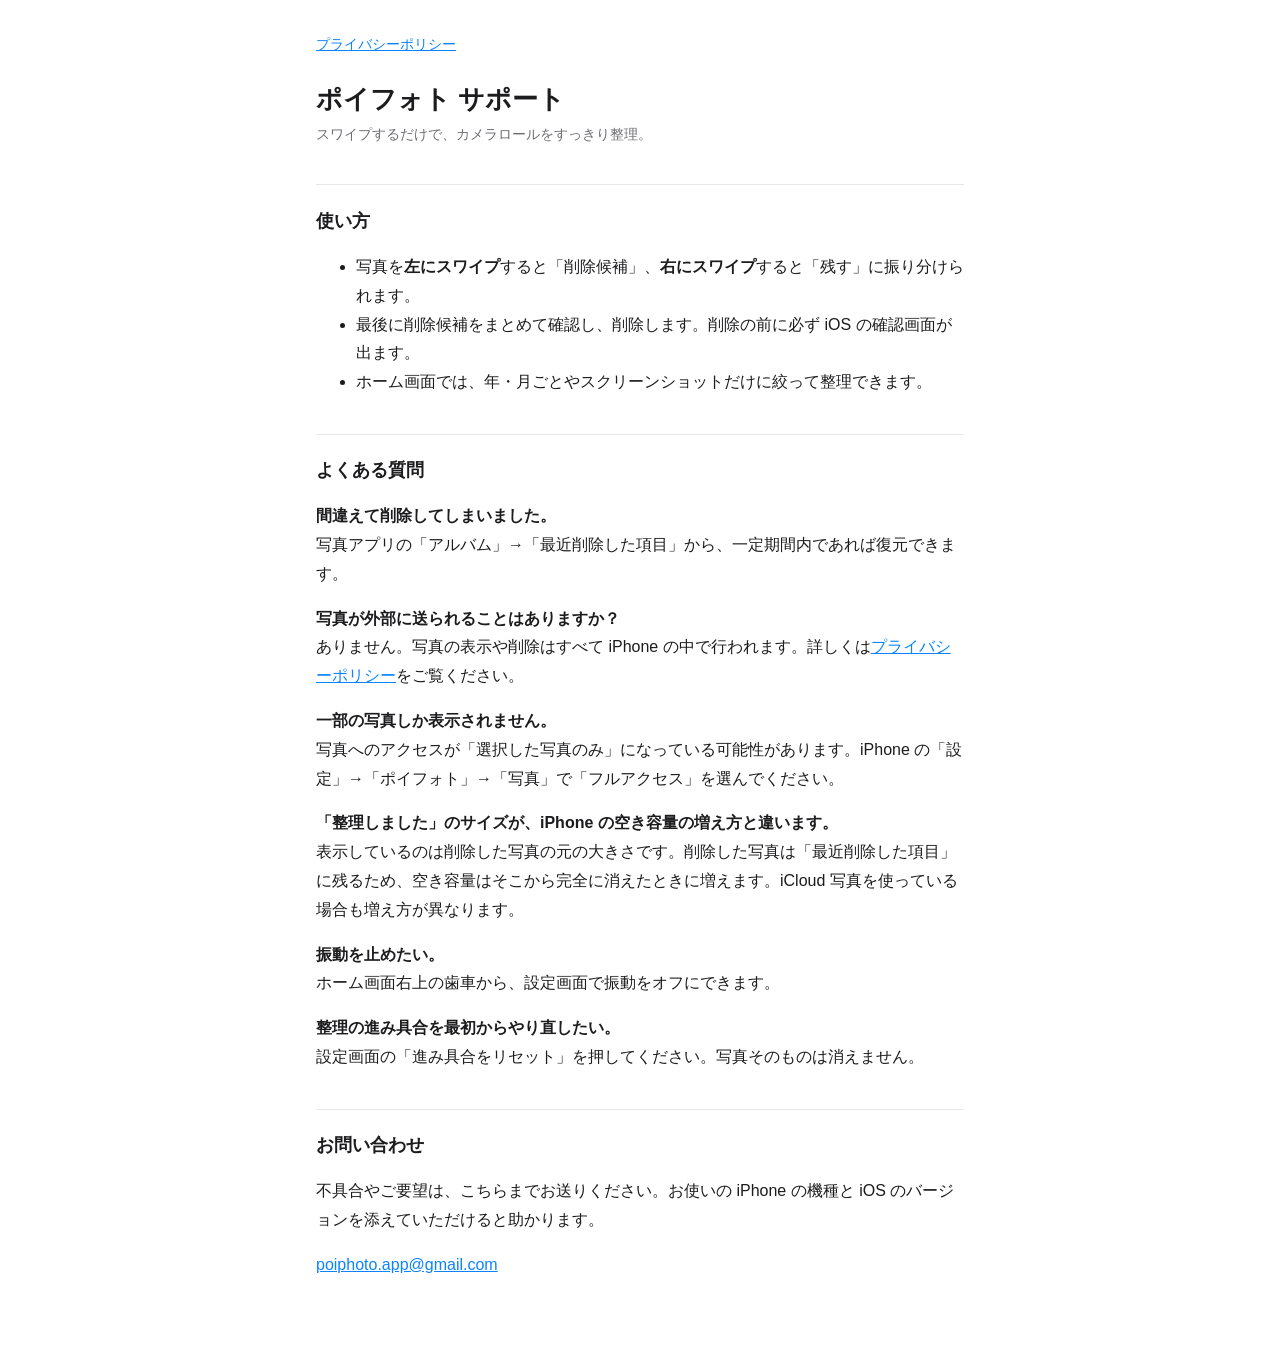
<file: index.html>
<!doctype html>
<html lang="ja">
<head>
<meta charset="utf-8">
<meta name="viewport" content="width=device-width,initial-scale=1">
<title>ポイフォト サポート</title>
<link rel="stylesheet" href="style.css">
</head>
<body>
<main>
<nav><a href="privacy.html">プライバシーポリシー</a></nav>
<h1>ポイフォト サポート</h1>
<p class="meta">スワイプするだけで、カメラロールをすっきり整理。</p>

<h2>使い方</h2>
<ul>
<li>写真を<strong>左にスワイプ</strong>すると「削除候補」、<strong>右にスワイプ</strong>すると「残す」に振り分けられます。</li>
<li>最後に削除候補をまとめて確認し、削除します。削除の前に必ず iOS の確認画面が出ます。</li>
<li>ホーム画面では、年・月ごとやスクリーンショットだけに絞って整理できます。</li>
</ul>

<h2>よくある質問</h2>
<dl>
<dt>間違えて削除してしまいました。</dt>
<dd>写真アプリの「アルバム」→「最近削除した項目」から、一定期間内であれば復元できます。</dd>

<dt>写真が外部に送られることはありますか？</dt>
<dd>ありません。写真の表示や削除はすべて iPhone の中で行われます。詳しくは<a href="privacy.html">プライバシーポリシー</a>をご覧ください。</dd>

<dt>一部の写真しか表示されません。</dt>
<dd>写真へのアクセスが「選択した写真のみ」になっている可能性があります。iPhone の「設定」→「ポイフォト」→「写真」で「フルアクセス」を選んでください。</dd>

<dt>「整理しました」のサイズが、iPhone の空き容量の増え方と違います。</dt>
<dd>表示しているのは削除した写真の元の大きさです。削除した写真は「最近削除した項目」に残るため、空き容量はそこから完全に消えたときに増えます。iCloud 写真を使っている場合も増え方が異なります。</dd>

<dt>振動を止めたい。</dt>
<dd>ホーム画面右上の歯車から、設定画面で振動をオフにできます。</dd>

<dt>整理の進み具合を最初からやり直したい。</dt>
<dd>設定画面の「進み具合をリセット」を押してください。写真そのものは消えません。</dd>
</dl>

<h2>お問い合わせ</h2>
<p>不具合やご要望は、こちらまでお送りください。お使いの iPhone の機種と iOS のバージョンを添えていただけると助かります。</p>
<p><a href="mailto:poiphoto.app@gmail.com">poiphoto.app@gmail.com</a></p>
</main>
</body>
</html>
</file>
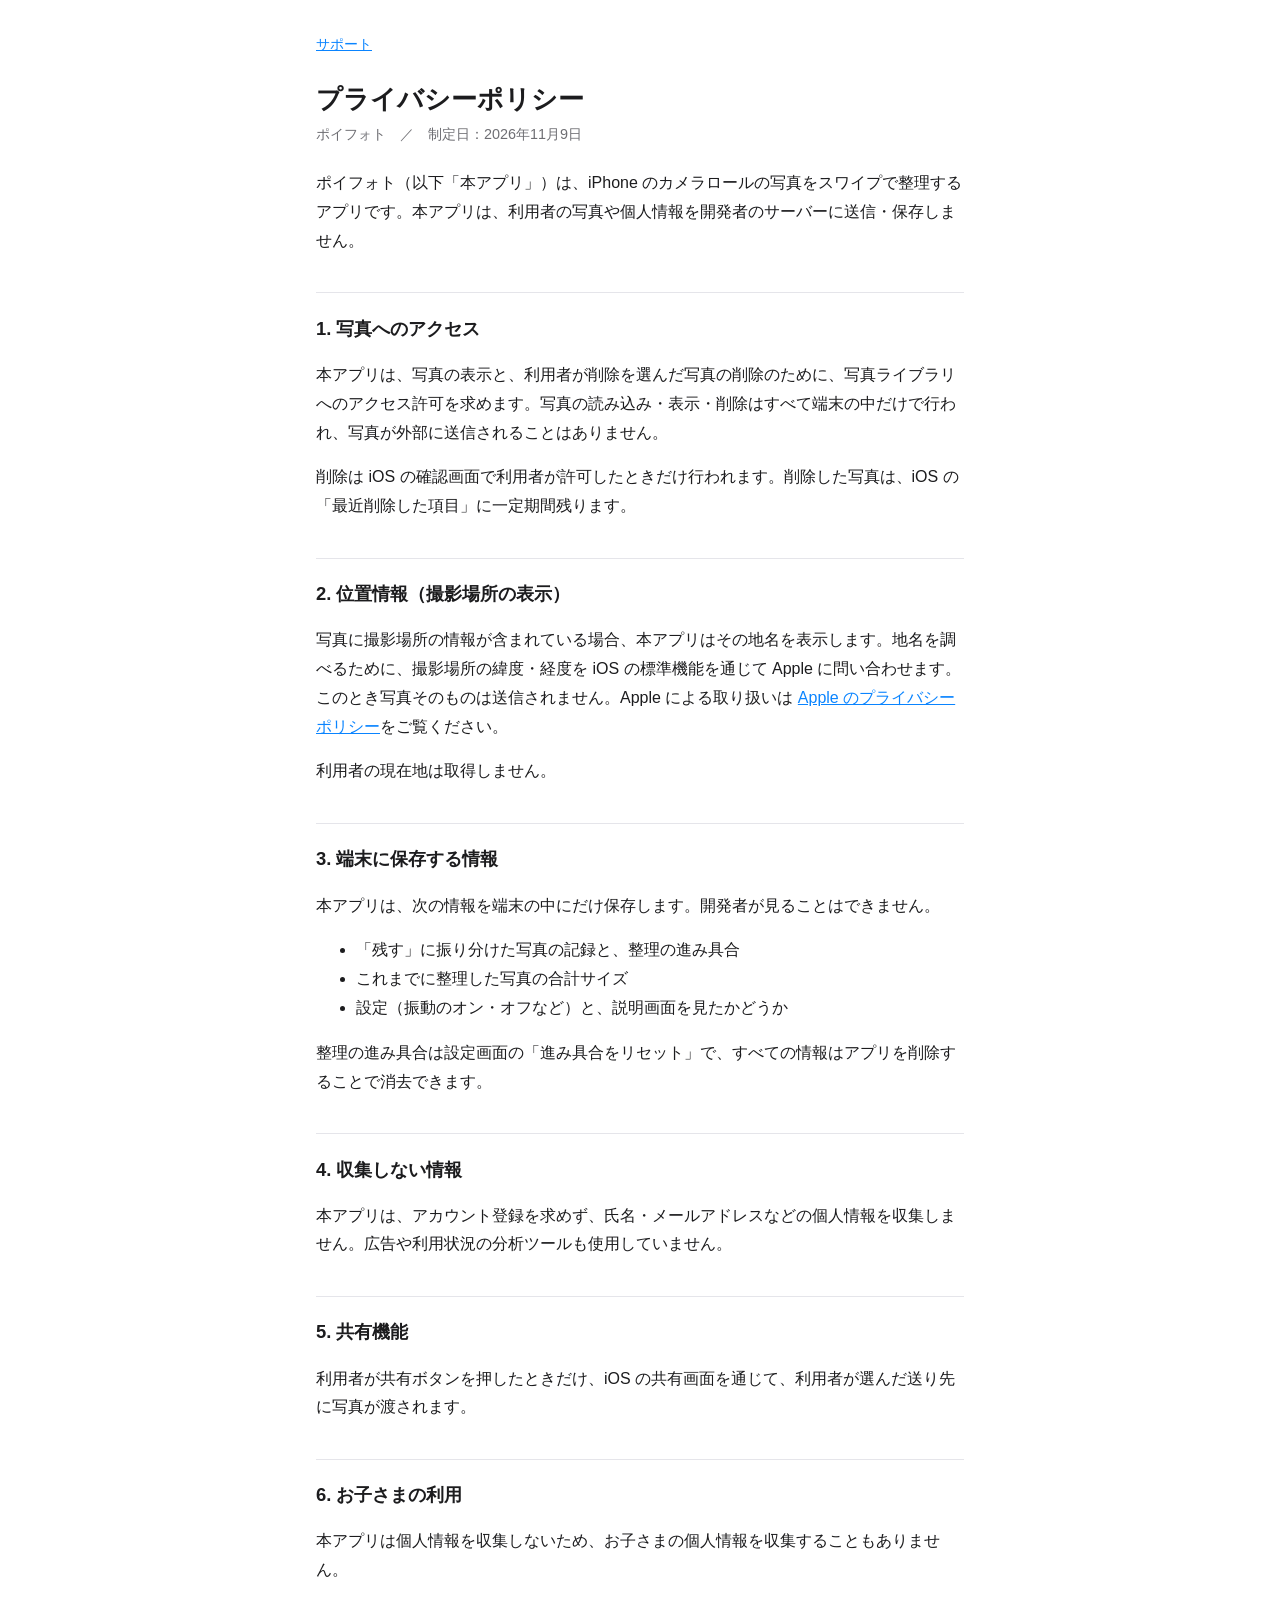
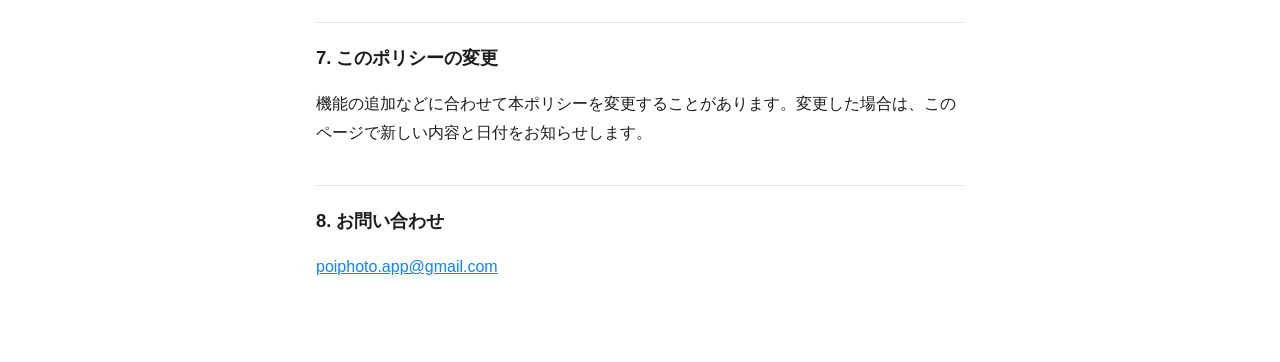
<file: privacy.html>
<!doctype html>
<html lang="ja">
<head>
<meta charset="utf-8">
<meta name="viewport" content="width=device-width,initial-scale=1">
<title>プライバシーポリシー</title>
<link rel="stylesheet" href="style.css">
</head>
<body>
<main>
<nav><a href="index.html">サポート</a></nav>
<h1>プライバシーポリシー</h1>
<p class="meta">ポイフォト　／　制定日：2026年11月9日</p>

<p>ポイフォト（以下「本アプリ」）は、iPhone のカメラロールの写真をスワイプで整理するアプリです。本アプリは、利用者の写真や個人情報を開発者のサーバーに送信・保存しません。</p>

<h2>1. 写真へのアクセス</h2>
<p>本アプリは、写真の表示と、利用者が削除を選んだ写真の削除のために、写真ライブラリへのアクセス許可を求めます。写真の読み込み・表示・削除はすべて端末の中だけで行われ、写真が外部に送信されることはありません。</p>
<p>削除は iOS の確認画面で利用者が許可したときだけ行われます。削除した写真は、iOS の「最近削除した項目」に一定期間残ります。</p>

<h2>2. 位置情報（撮影場所の表示）</h2>
<p>写真に撮影場所の情報が含まれている場合、本アプリはその地名を表示します。地名を調べるために、撮影場所の緯度・経度を iOS の標準機能を通じて Apple に問い合わせます。このとき写真そのものは送信されません。Apple による取り扱いは <a href="https://www.apple.com/jp/legal/privacy/">Apple のプライバシーポリシー</a>をご覧ください。</p>
<p>利用者の現在地は取得しません。</p>

<h2>3. 端末に保存する情報</h2>
<p>本アプリは、次の情報を端末の中にだけ保存します。開発者が見ることはできません。</p>
<ul>
<li>「残す」に振り分けた写真の記録と、整理の進み具合</li>
<li>これまでに整理した写真の合計サイズ</li>
<li>設定（振動のオン・オフなど）と、説明画面を見たかどうか</li>
</ul>
<p>整理の進み具合は設定画面の「進み具合をリセット」で、すべての情報はアプリを削除することで消去できます。</p>

<h2>4. 収集しない情報</h2>
<p>本アプリは、アカウント登録を求めず、氏名・メールアドレスなどの個人情報を収集しません。広告や利用状況の分析ツールも使用していません。</p>

<h2>5. 共有機能</h2>
<p>利用者が共有ボタンを押したときだけ、iOS の共有画面を通じて、利用者が選んだ送り先に写真が渡されます。</p>

<h2>6. お子さまの利用</h2>
<p>本アプリは個人情報を収集しないため、お子さまの個人情報を収集することもありません。</p>

<h2>7. このポリシーの変更</h2>
<p>機能の追加などに合わせて本ポリシーを変更することがあります。変更した場合は、このページで新しい内容と日付をお知らせします。</p>

<h2>8. お問い合わせ</h2>
<p><a href="mailto:poiphoto.app@gmail.com">poiphoto.app@gmail.com</a></p>
</main>
</body>
</html>
</file>
<file: style.css>
:root{--bg:#fff;--fg:#1c1c1e;--muted:#6e6e73;--line:#e5e5ea;--accent:#0a84ff}
@media (prefers-color-scheme:dark){:root{--bg:#000;--fg:#f2f2f7;--muted:#98989f;--line:#2c2c2e}}
*{box-sizing:border-box}
body{margin:0;background:var(--bg);color:var(--fg);font:16px/1.8 -apple-system,BlinkMacSystemFont,"Hiragino Sans","Noto Sans JP",sans-serif}
main{max-width:680px;margin:0 auto;padding:32px 16px 64px}
h1{font-size:1.6rem;line-height:1.4;margin:0 0 4px}
h2{font-size:1.15rem;margin:2em 0 .4em;padding-top:1em;border-top:1px solid var(--line)}
.meta{color:var(--muted);font-size:.9rem;margin:0 0 1.5em}
a{color:var(--accent)}
nav{font-size:.9rem;margin-bottom:24px}
dt{font-weight:600;margin-top:1em}
dd{margin:0}
</file>
